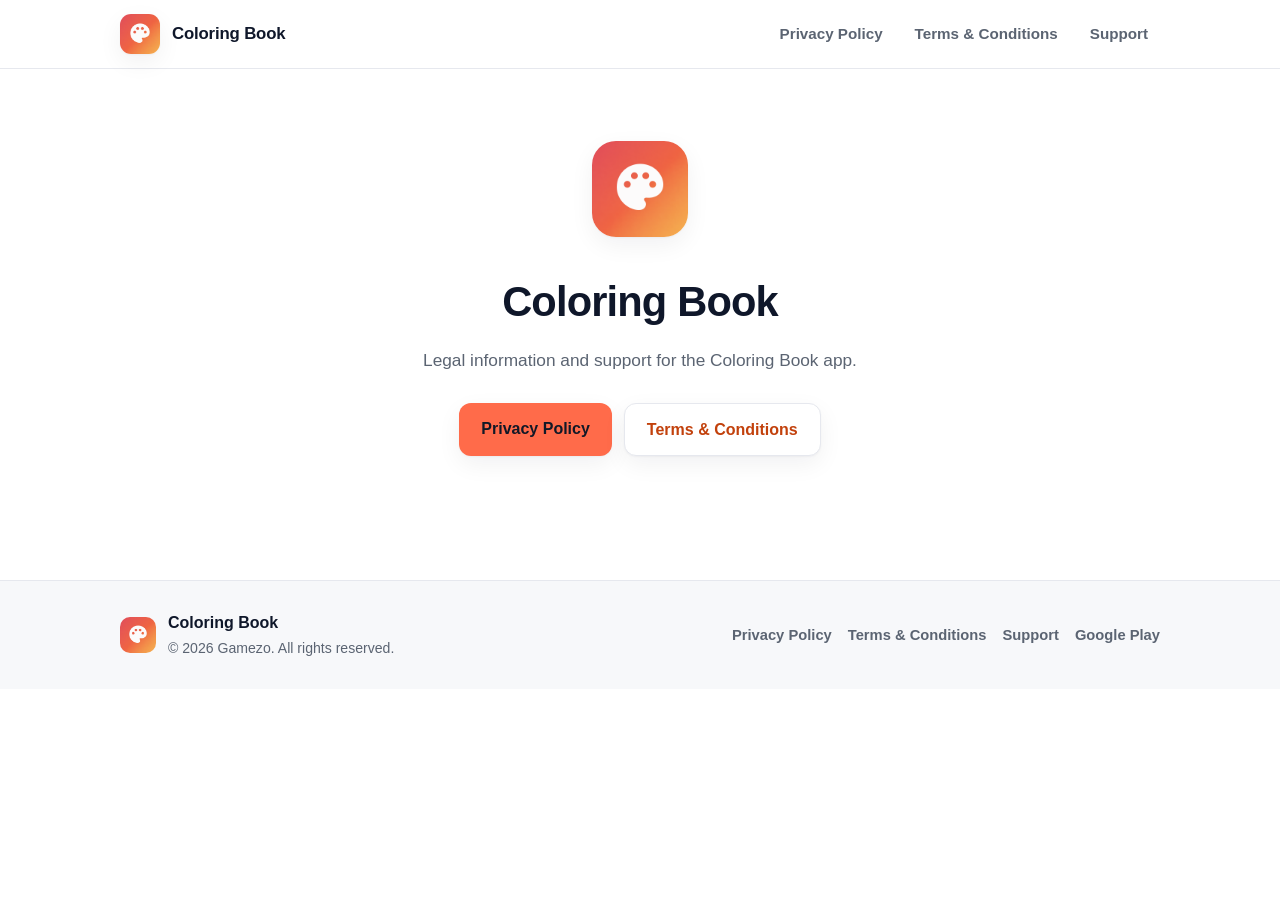
<file: index.html>
<!DOCTYPE html>
<html lang="en">
<head>
  <meta charset="utf-8">
  <meta name="viewport" content="width=device-width, initial-scale=1">
  <title>Coloring Book &mdash; Legal &amp; Support</title>
  <meta name="description" content="Privacy Policy, Terms &amp; Conditions and support information for the Coloring Book app.">
  <meta name="robots" content="index, follow">
  <meta name="theme-color" content="#FF6B4A">
  <link rel="canonical" href="https://gamezosupport.github.io/coloringbooklegal/">
  <meta property="og:type" content="website">
  <meta property="og:site_name" content="Coloring Book">
  <meta property="og:title" content="Coloring Book &mdash; Legal &amp; Support">
  <meta property="og:description" content="Privacy Policy, Terms &amp; Conditions and support information for the Coloring Book app.">
  <meta property="og:url" content="https://gamezosupport.github.io/coloringbooklegal/">
  <meta property="og:image" content="https://gamezosupport.github.io/coloringbooklegal/assets/app_logo.png">
  <meta name="twitter:card" content="summary">
  <meta name="twitter:title" content="Coloring Book &mdash; Legal &amp; Support">
  <meta name="twitter:description" content="Privacy Policy, Terms &amp; Conditions and support information for the Coloring Book app.">
  <meta name="twitter:image" content="https://gamezosupport.github.io/coloringbooklegal/assets/app_logo.png">
  <script type="application/ld+json">
  {
    "@context": "https://schema.org",
    "@type": "SoftwareApplication",
    "name": "Coloring Book",
    "applicationCategory": "GameApplication",
    "operatingSystem": "Android, iOS",
    "url": "https://gamezosupport.github.io/coloringbooklegal/",
    "description": "Privacy Policy, Terms & Conditions and support information for the Coloring Book app.",
    "image": "https://gamezosupport.github.io/coloringbooklegal/assets/app_logo.png",
    "installUrl": "https://play.google.com/store/apps/details?id=com.gamezo.coloringbook"
  }
  </script>
  <link rel="icon" type="image/png" href="assets/app_logo.png">
  <link rel="apple-touch-icon" href="assets/app_logo.png">
  <link rel="stylesheet" href="assets/styles.css">
</head>
<body>
  <a class="skip-link" href="#main">Skip to content</a>
<header class="site-header">
  <div class="container header-inner">
    <a class="brand" href="" aria-label="Coloring Book home">
      <img class="brand-logo" src="assets/app_logo.png" width="40" height="40" alt="Coloring Book logo">
      <span class="brand-name">Coloring Book</span>
    </a>
    <nav class="site-nav" aria-label="Primary">
      <a href="privacy-policy/">Privacy Policy</a>
      <a href="terms-and-conditions/">Terms &amp; Conditions</a>
      <a href="mailto:gamezosupport@gmail.com">Support</a>
    </nav>
  </div>
</header>
  <main id="main" class="container">
    <section class="hero">
      <img class="hero-logo" src="assets/app_logo.png" width="96" height="96" alt="Coloring Book logo">
      <h1>Coloring Book</h1>
      <p class="lede">Legal information and support for the Coloring Book app.</p>
      <div class="hero-actions">
        <a class="btn" href="privacy-policy/">Privacy Policy</a>
        <a class="btn btn-ghost" href="terms-and-conditions/">Terms &amp; Conditions</a>
      </div>
    </section>
  </main>
<footer class="site-footer">
  <div class="container footer-inner">
    <div class="footer-brand">
      <img class="footer-logo" src="assets/app_logo.png" width="36" height="36" alt="Coloring Book logo">
      <div>
        <div class="footer-app">Coloring Book</div>
        <div class="footer-copy">&copy; 2026 Gamezo. All rights reserved.</div>
      </div>
    </div>
    <nav class="footer-nav" aria-label="Footer">
      <a href="privacy-policy/">Privacy Policy</a>
      <a href="terms-and-conditions/">Terms &amp; Conditions</a>
      <a href="mailto:gamezosupport@gmail.com">Support</a>
      <a href="https://play.google.com/store/apps/details?id=com.gamezo.coloringbook" rel="noopener">Google Play</a>
    </nav>
  </div>
</footer>
</body>
</html>
</file>
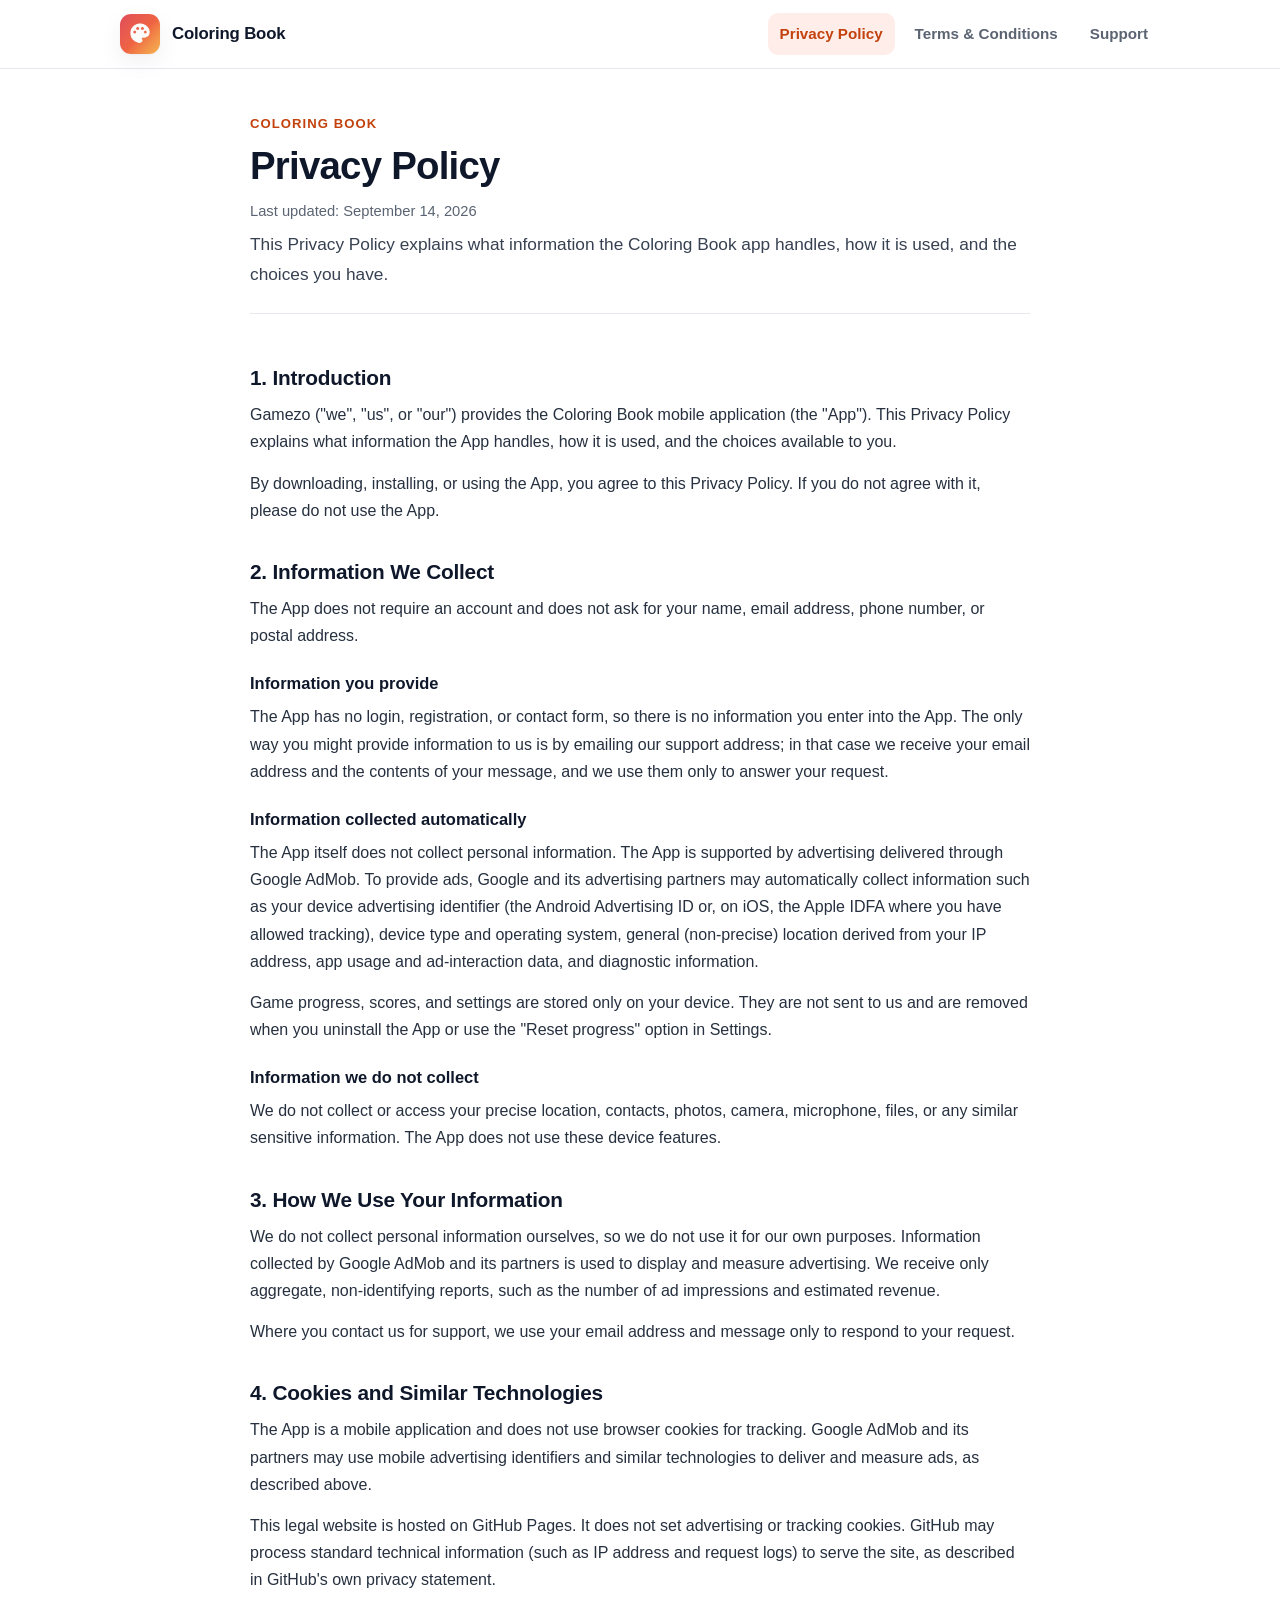
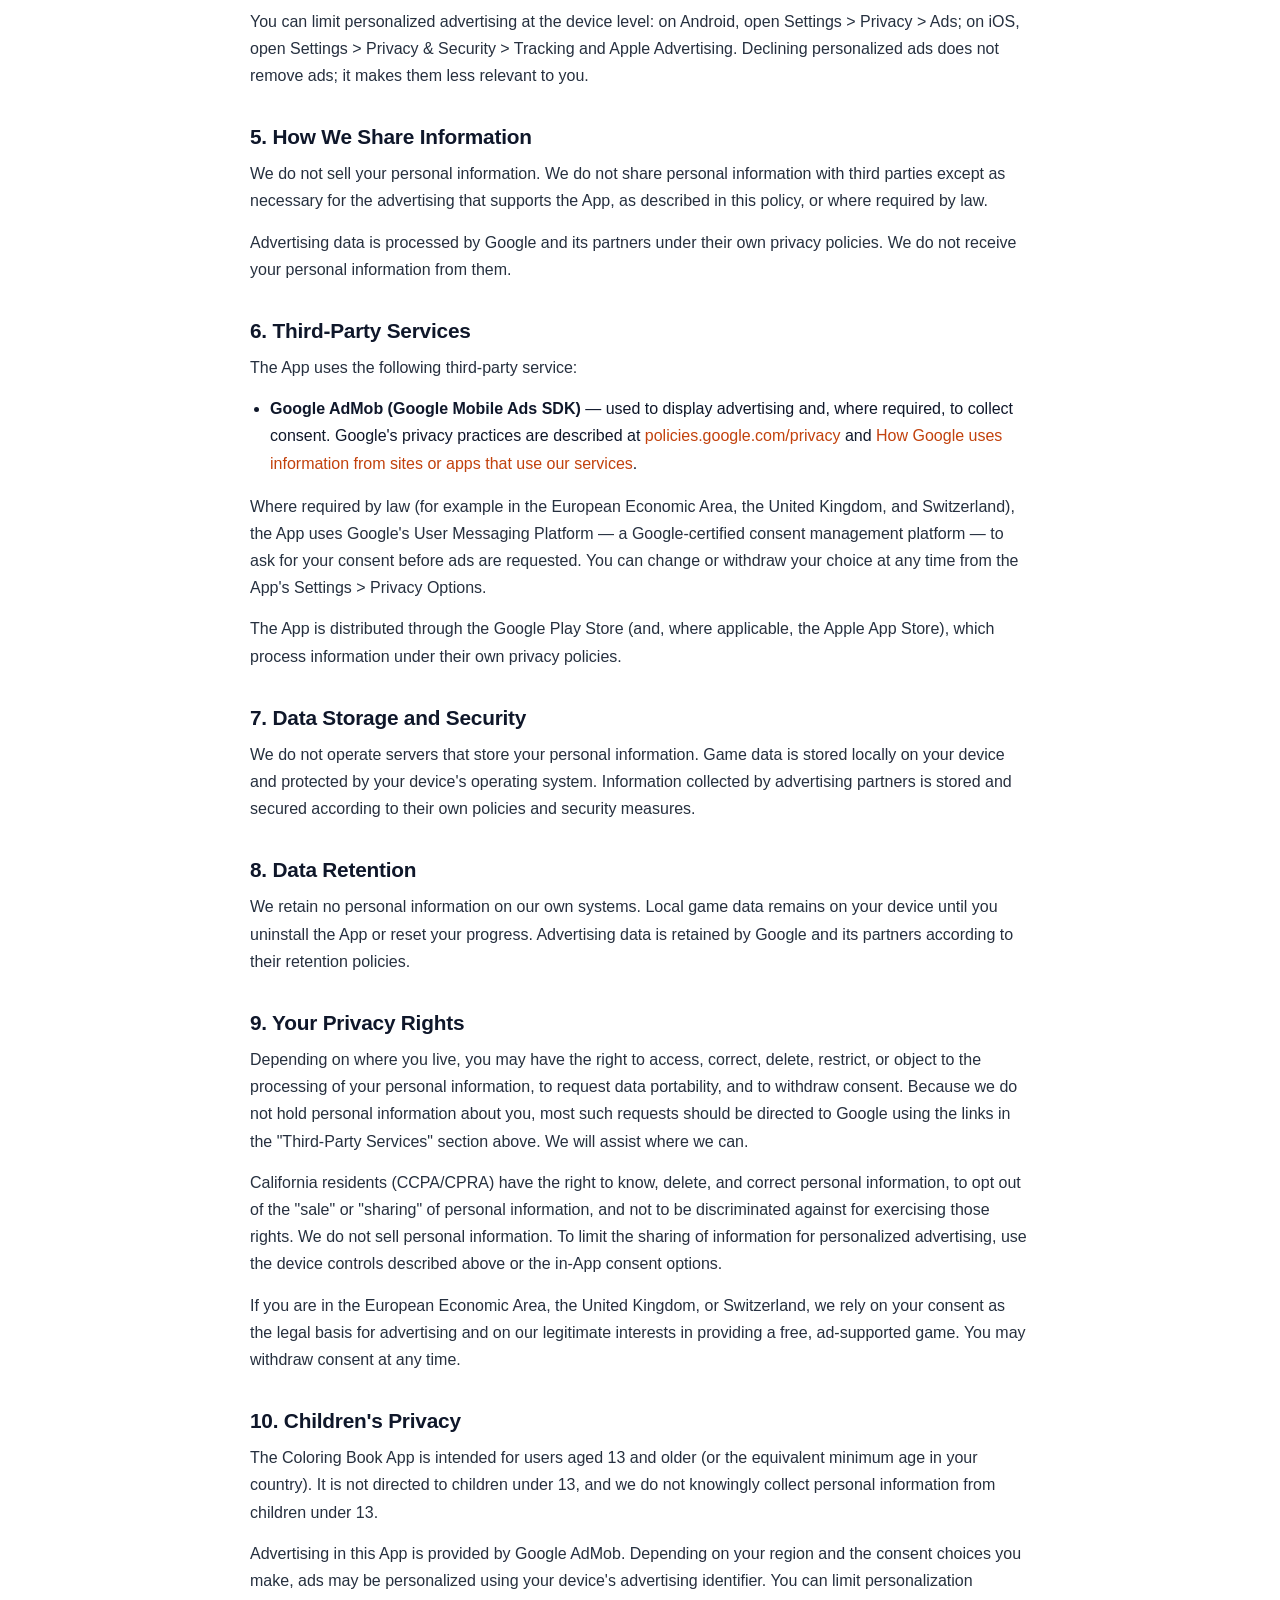
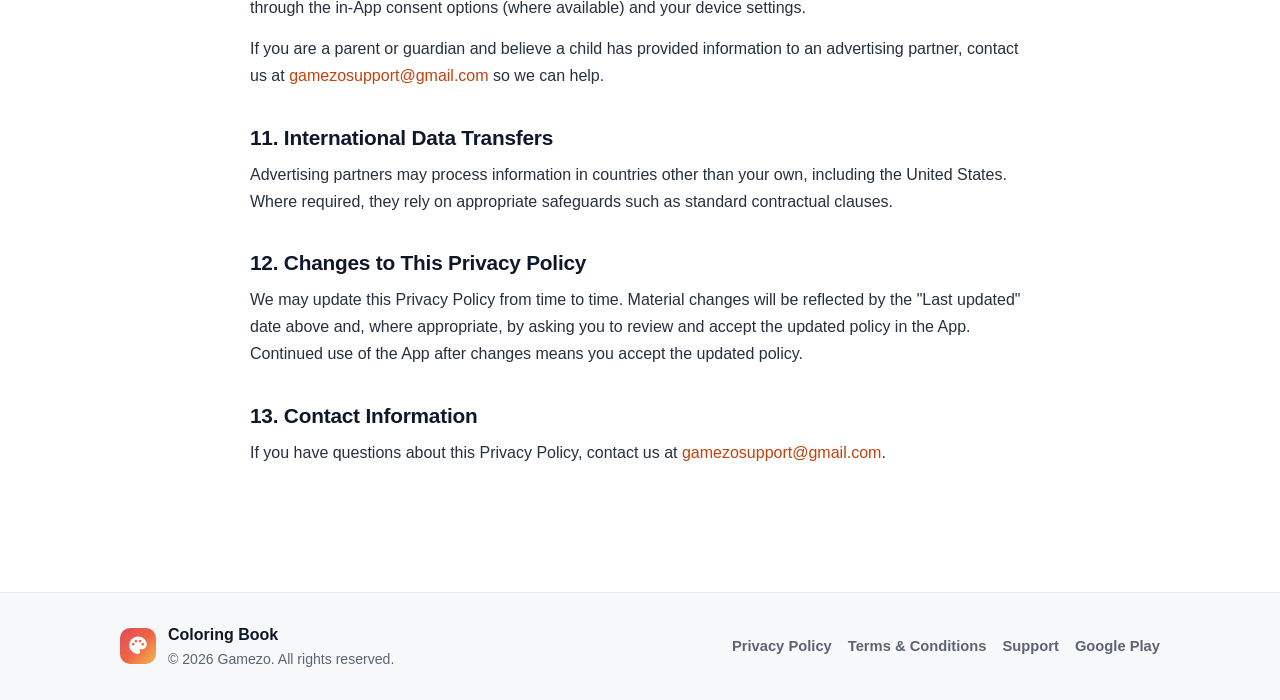
<file: privacy-policy/index.html>
<!DOCTYPE html>
<html lang="en">
<head>
  <meta charset="utf-8">
  <meta name="viewport" content="width=device-width, initial-scale=1">
  <title>Coloring Book Privacy Policy</title>
  <meta name="description" content="How Coloring Book handles information, including advertising and your privacy choices.">
  <meta name="robots" content="index, follow">
  <meta name="theme-color" content="#FF6B4A">
  <link rel="canonical" href="https://gamezosupport.github.io/coloringbooklegal/privacy-policy/">
  <meta property="og:type" content="website">
  <meta property="og:site_name" content="Coloring Book">
  <meta property="og:title" content="Coloring Book Privacy Policy">
  <meta property="og:description" content="How Coloring Book handles information, including advertising and your privacy choices.">
  <meta property="og:url" content="https://gamezosupport.github.io/coloringbooklegal/privacy-policy/">
  <meta property="og:image" content="https://gamezosupport.github.io/coloringbooklegal/assets/app_logo.png">
  <meta name="twitter:card" content="summary">
  <link rel="icon" type="image/png" href="../assets/app_logo.png">
  <link rel="apple-touch-icon" href="../assets/app_logo.png">
  <link rel="stylesheet" href="../assets/styles.css">
</head>
<body>
  <a class="skip-link" href="#main">Skip to content</a>
<header class="site-header">
  <div class="container header-inner">
    <a class="brand" href="../" aria-label="Coloring Book home">
      <img class="brand-logo" src="../assets/app_logo.png" width="40" height="40" alt="Coloring Book logo">
      <span class="brand-name">Coloring Book</span>
    </a>
    <nav class="site-nav" aria-label="Primary">
      <a href="../privacy-policy/" class="is-active" aria-current="page">Privacy Policy</a>
      <a href="../terms-and-conditions/">Terms &amp; Conditions</a>
      <a href="mailto:gamezosupport@gmail.com">Support</a>
    </nav>
  </div>
</header>
  <main id="main" class="container">
    <article class="doc">
      <header class="doc-head">
        <p class="eyebrow">Coloring Book</p>
        <h1>Privacy Policy</h1>
        <p class="updated">Last updated: September 14, 2026</p>
        <p class="lede">This Privacy Policy explains what information the Coloring Book app handles, how it is used, and the choices you have.</p>
      </header>
      <div class="prose">
        <section class="section" aria-labelledby="introduction">
          <h2 id="introduction">1. Introduction</h2>
          <p>Gamezo ("we", "us", or "our") provides the Coloring Book mobile application (the "App"). This Privacy Policy explains what information the App handles, how it is used, and the choices available to you.</p>
        <p>By downloading, installing, or using the App, you agree to this Privacy Policy. If you do not agree with it, please do not use the App.</p>
        </section>
        <section class="section" aria-labelledby="information-we-collect">
          <h2 id="information-we-collect">2. Information We Collect</h2>
          <p>The App does not require an account and does not ask for your name, email address, phone number, or postal address.</p>
        <h3>Information you provide</h3>
        <p>The App has no login, registration, or contact form, so there is no information you enter into the App. The only way you might provide information to us is by emailing our support address; in that case we receive your email address and the contents of your message, and we use them only to answer your request.</p>
        <h3>Information collected automatically</h3>
        <p>The App itself does not collect personal information. The App is supported by advertising delivered through Google AdMob. To provide ads, Google and its advertising partners may automatically collect information such as your device advertising identifier (the Android Advertising ID or, on iOS, the Apple IDFA where you have allowed tracking), device type and operating system, general (non-precise) location derived from your IP address, app usage and ad-interaction data, and diagnostic information.</p>
        <p>Game progress, scores, and settings are stored only on your device. They are not sent to us and are removed when you uninstall the App or use the "Reset progress" option in Settings.</p>
        <h3>Information we do not collect</h3>
        <p>We do not collect or access your precise location, contacts, photos, camera, microphone, files, or any similar sensitive information. The App does not use these device features.</p>
        </section>
        <section class="section" aria-labelledby="how-we-use">
          <h2 id="how-we-use">3. How We Use Your Information</h2>
          <p>We do not collect personal information ourselves, so we do not use it for our own purposes. Information collected by Google AdMob and its partners is used to display and measure advertising. We receive only aggregate, non-identifying reports, such as the number of ad impressions and estimated revenue.</p>
        <p>Where you contact us for support, we use your email address and message only to respond to your request.</p>
        </section>
        <section class="section" aria-labelledby="cookies">
          <h2 id="cookies">4. Cookies and Similar Technologies</h2>
          <p>The App is a mobile application and does not use browser cookies for tracking. Google AdMob and its partners may use mobile advertising identifiers and similar technologies to deliver and measure ads, as described above.</p>
        <p>This legal website is hosted on GitHub Pages. It does not set advertising or tracking cookies. GitHub may process standard technical information (such as IP address and request logs) to serve the site, as described in GitHub's own privacy statement.</p>
        <p>You can limit personalized advertising at the device level: on Android, open Settings &gt; Privacy &gt; Ads; on iOS, open Settings &gt; Privacy &amp; Security &gt; Tracking and Apple Advertising. Declining personalized ads does not remove ads; it makes them less relevant to you.</p>
        </section>
        <section class="section" aria-labelledby="how-we-share">
          <h2 id="how-we-share">5. How We Share Information</h2>
          <p>We do not sell your personal information. We do not share personal information with third parties except as necessary for the advertising that supports the App, as described in this policy, or where required by law.</p>
        <p>Advertising data is processed by Google and its partners under their own privacy policies. We do not receive your personal information from them.</p>
        </section>
        <section class="section" aria-labelledby="third-parties">
          <h2 id="third-parties">6. Third-Party Services</h2>
          <p>The App uses the following third-party service:</p>
        <ul><li><strong>Google AdMob (Google Mobile Ads SDK)</strong> &mdash; used to display advertising and, where required, to collect consent. Google's privacy practices are described at <a href="https://policies.google.com/privacy">policies.google.com/privacy</a> and <a href="https://policies.google.com/technologies/partner-sites">How Google uses information from sites or apps that use our services</a>.</li></ul>
        <p>Where required by law (for example in the European Economic Area, the United Kingdom, and Switzerland), the App uses Google's User Messaging Platform &mdash; a Google-certified consent management platform &mdash; to ask for your consent before ads are requested. You can change or withdraw your choice at any time from the App's Settings &gt; Privacy Options.</p>
        <p>The App is distributed through the Google Play Store (and, where applicable, the Apple App Store), which process information under their own privacy policies.</p>
        </section>
        <section class="section" aria-labelledby="storage-security">
          <h2 id="storage-security">7. Data Storage and Security</h2>
          <p>We do not operate servers that store your personal information. Game data is stored locally on your device and protected by your device's operating system. Information collected by advertising partners is stored and secured according to their own policies and security measures.</p>
        </section>
        <section class="section" aria-labelledby="retention">
          <h2 id="retention">8. Data Retention</h2>
          <p>We retain no personal information on our own systems. Local game data remains on your device until you uninstall the App or reset your progress. Advertising data is retained by Google and its partners according to their retention policies.</p>
        </section>
        <section class="section" aria-labelledby="rights">
          <h2 id="rights">9. Your Privacy Rights</h2>
          <p>Depending on where you live, you may have the right to access, correct, delete, restrict, or object to the processing of your personal information, to request data portability, and to withdraw consent. Because we do not hold personal information about you, most such requests should be directed to Google using the links in the "Third-Party Services" section above. We will assist where we can.</p>
        <p>California residents (CCPA/CPRA) have the right to know, delete, and correct personal information, to opt out of the "sale" or "sharing" of personal information, and not to be discriminated against for exercising those rights. We do not sell personal information. To limit the sharing of information for personalized advertising, use the device controls described above or the in-App consent options.</p>
        <p>If you are in the European Economic Area, the United Kingdom, or Switzerland, we rely on your consent as the legal basis for advertising and on our legitimate interests in providing a free, ad-supported game. You may withdraw consent at any time.</p>
        </section>
        <section class="section" aria-labelledby="children">
          <h2 id="children">10. Children's Privacy</h2>
          <p>The Coloring Book App is intended for users aged 13 and older (or the equivalent minimum age in your country). It is not directed to children under 13, and we do not knowingly collect personal information from children under 13.</p>
        <p>Advertising in this App is provided by Google AdMob. Depending on your region and the consent choices you make, ads may be personalized using your device's advertising identifier. You can limit personalization through the in-App consent options (where available) and your device settings.</p>
        <p>If you are a parent or guardian and believe a child has provided information to an advertising partner, contact us at <a href="mailto:gamezosupport@gmail.com">gamezosupport@gmail.com</a> so we can help.</p>
        </section>
        <section class="section" aria-labelledby="international">
          <h2 id="international">11. International Data Transfers</h2>
          <p>Advertising partners may process information in countries other than your own, including the United States. Where required, they rely on appropriate safeguards such as standard contractual clauses.</p>
        </section>
        <section class="section" aria-labelledby="changes">
          <h2 id="changes">12. Changes to This Privacy Policy</h2>
          <p>We may update this Privacy Policy from time to time. Material changes will be reflected by the "Last updated" date above and, where appropriate, by asking you to review and accept the updated policy in the App. Continued use of the App after changes means you accept the updated policy.</p>
        </section>
        <section class="section" aria-labelledby="contact">
          <h2 id="contact">13. Contact Information</h2>
          <p>If you have questions about this Privacy Policy, contact us at <a href="mailto:gamezosupport@gmail.com">gamezosupport@gmail.com</a>.</p>
        </section>
      </div>
    </article>
  </main>
<footer class="site-footer">
  <div class="container footer-inner">
    <div class="footer-brand">
      <img class="footer-logo" src="../assets/app_logo.png" width="36" height="36" alt="Coloring Book logo">
      <div>
        <div class="footer-app">Coloring Book</div>
        <div class="footer-copy">&copy; 2026 Gamezo. All rights reserved.</div>
      </div>
    </div>
    <nav class="footer-nav" aria-label="Footer">
      <a href="../privacy-policy/">Privacy Policy</a>
      <a href="../terms-and-conditions/">Terms &amp; Conditions</a>
      <a href="mailto:gamezosupport@gmail.com">Support</a>
      <a href="https://play.google.com/store/apps/details?id=com.gamezo.coloringbook" rel="noopener">Google Play</a>
    </nav>
  </div>
</footer>
</body>
</html>
</file>
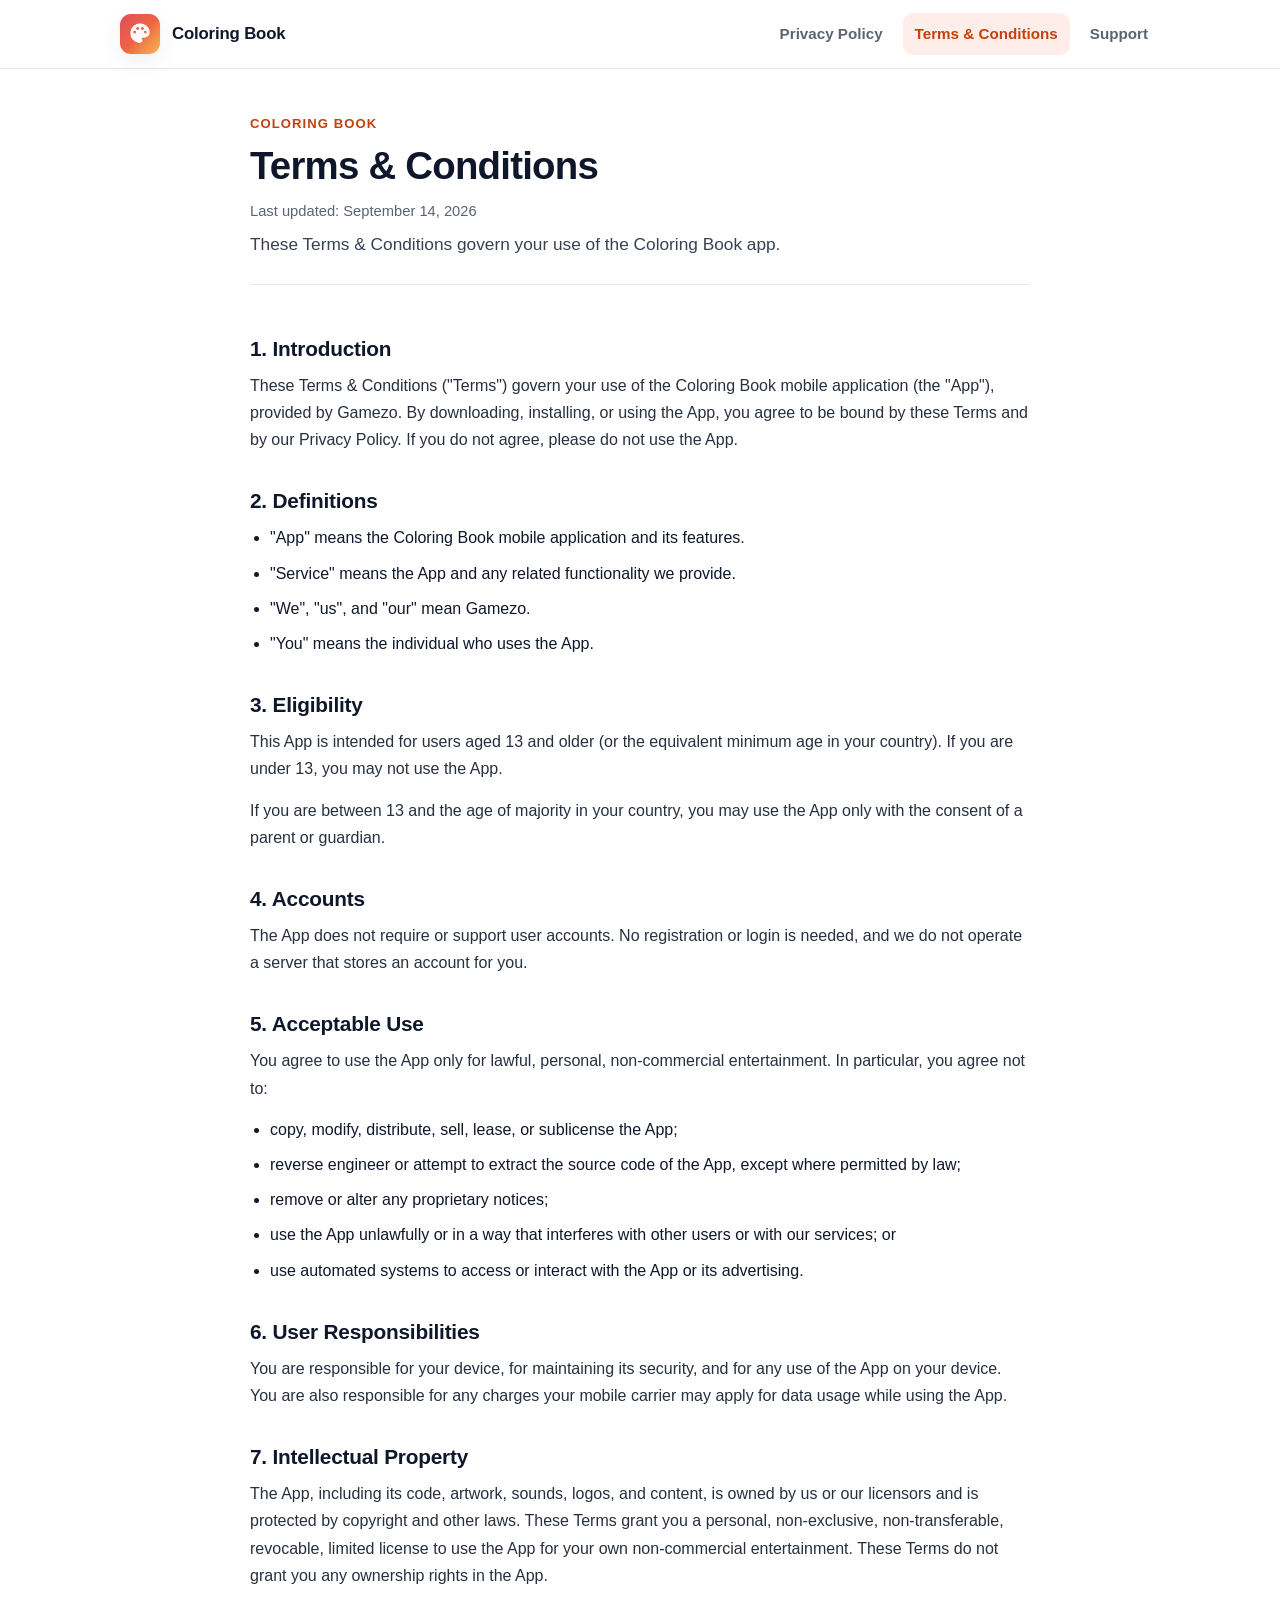
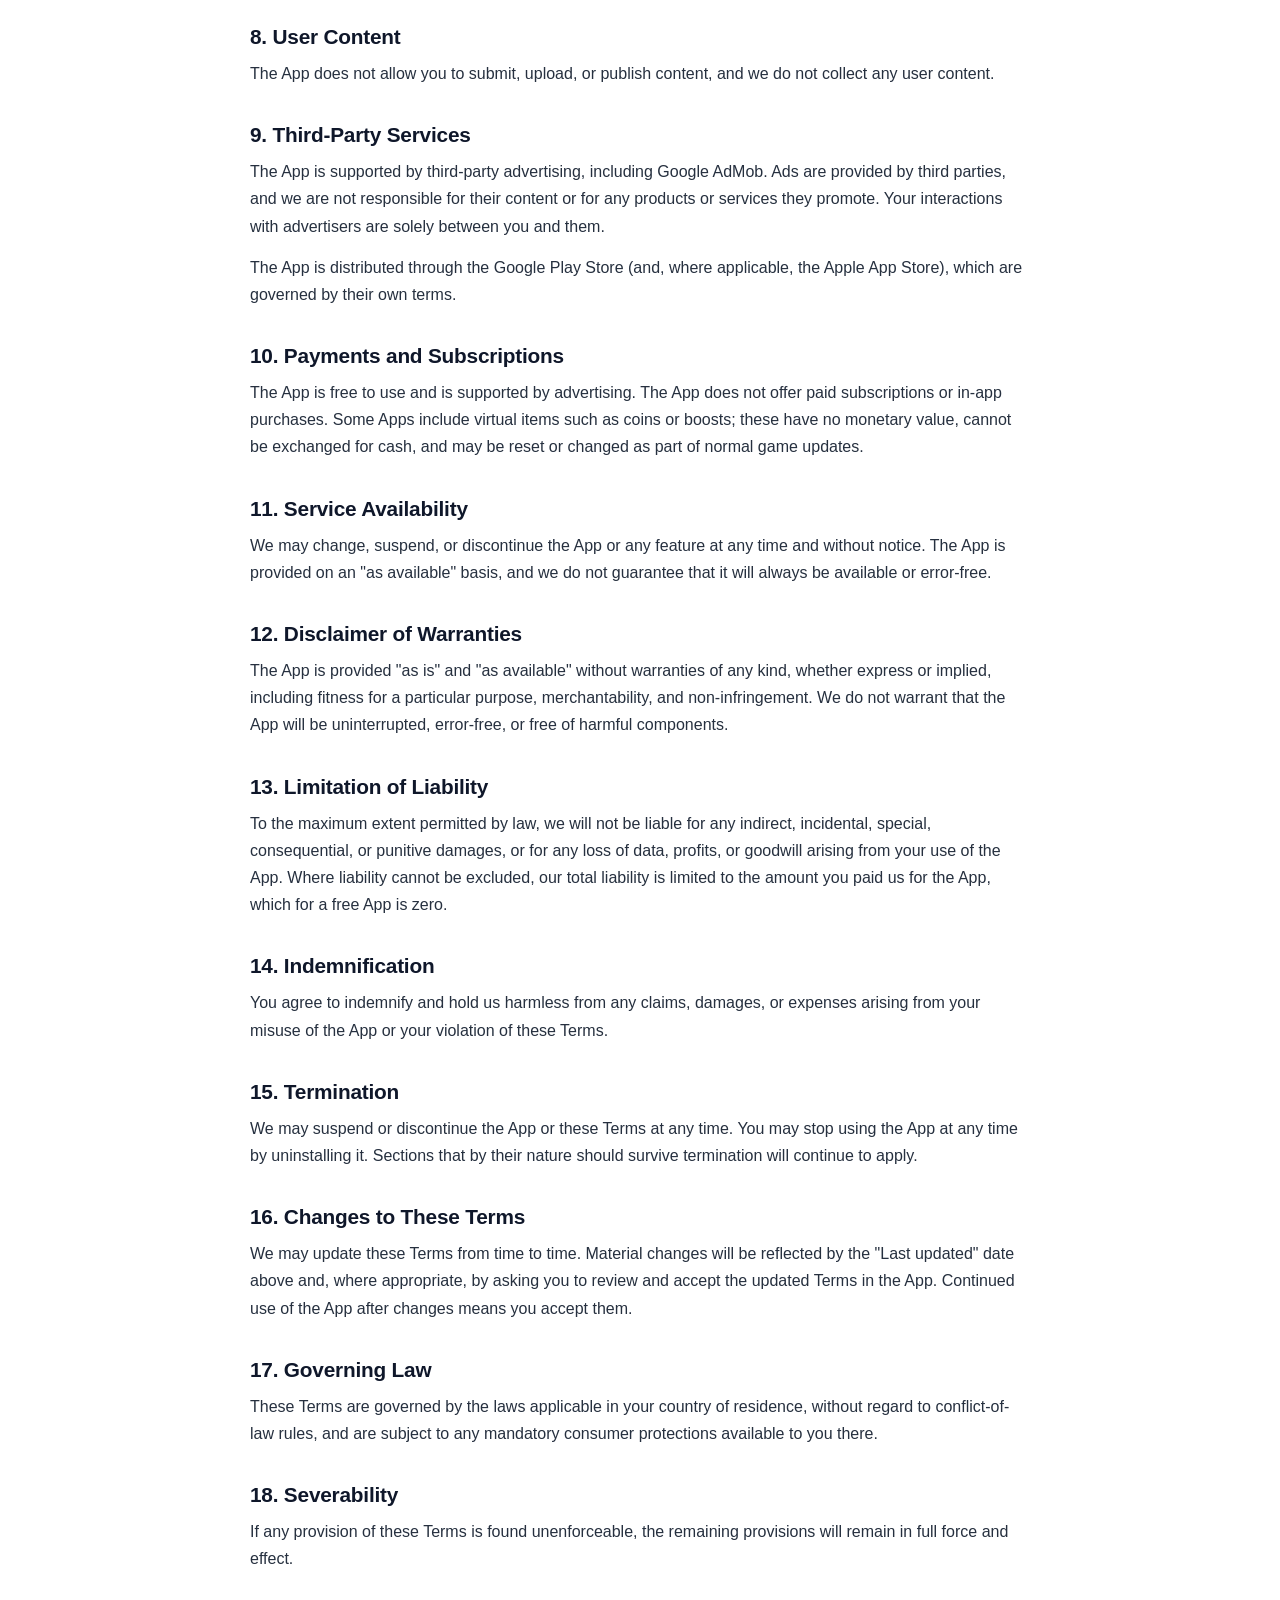
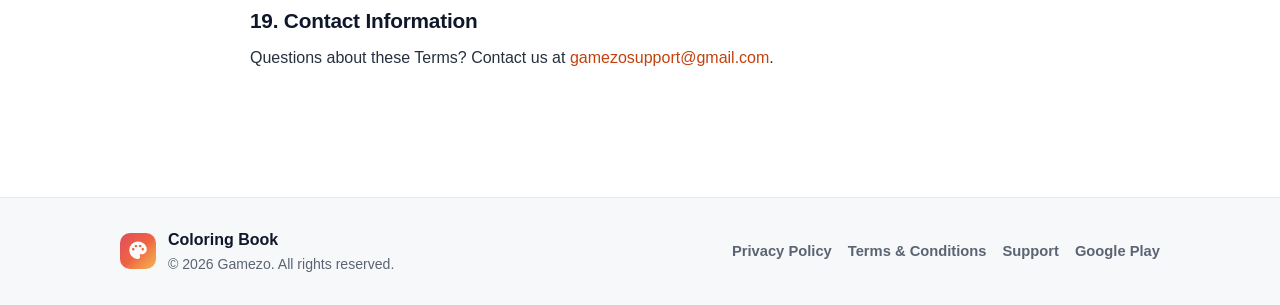
<file: terms-and-conditions/index.html>
<!DOCTYPE html>
<html lang="en">
<head>
  <meta charset="utf-8">
  <meta name="viewport" content="width=device-width, initial-scale=1">
  <title>Coloring Book Terms &amp; Conditions</title>
  <meta name="description" content="The terms and conditions that govern your use of the Coloring Book app.">
  <meta name="robots" content="index, follow">
  <meta name="theme-color" content="#FF6B4A">
  <link rel="canonical" href="https://gamezosupport.github.io/coloringbooklegal/terms-and-conditions/">
  <meta property="og:type" content="website">
  <meta property="og:site_name" content="Coloring Book">
  <meta property="og:title" content="Coloring Book Terms &amp; Conditions">
  <meta property="og:description" content="The terms and conditions that govern your use of the Coloring Book app.">
  <meta property="og:url" content="https://gamezosupport.github.io/coloringbooklegal/terms-and-conditions/">
  <meta property="og:image" content="https://gamezosupport.github.io/coloringbooklegal/assets/app_logo.png">
  <meta name="twitter:card" content="summary">
  <link rel="icon" type="image/png" href="../assets/app_logo.png">
  <link rel="apple-touch-icon" href="../assets/app_logo.png">
  <link rel="stylesheet" href="../assets/styles.css">
</head>
<body>
  <a class="skip-link" href="#main">Skip to content</a>
<header class="site-header">
  <div class="container header-inner">
    <a class="brand" href="../" aria-label="Coloring Book home">
      <img class="brand-logo" src="../assets/app_logo.png" width="40" height="40" alt="Coloring Book logo">
      <span class="brand-name">Coloring Book</span>
    </a>
    <nav class="site-nav" aria-label="Primary">
      <a href="../privacy-policy/">Privacy Policy</a>
      <a href="../terms-and-conditions/" class="is-active" aria-current="page">Terms &amp; Conditions</a>
      <a href="mailto:gamezosupport@gmail.com">Support</a>
    </nav>
  </div>
</header>
  <main id="main" class="container">
    <article class="doc">
      <header class="doc-head">
        <p class="eyebrow">Coloring Book</p>
        <h1>Terms &amp; Conditions</h1>
        <p class="updated">Last updated: September 14, 2026</p>
        <p class="lede">These Terms &amp; Conditions govern your use of the Coloring Book app.</p>
      </header>
      <div class="prose">
        <section class="section" aria-labelledby="introduction">
          <h2 id="introduction">1. Introduction</h2>
          <p>These Terms &amp; Conditions ("Terms") govern your use of the Coloring Book mobile application (the "App"), provided by Gamezo. By downloading, installing, or using the App, you agree to be bound by these Terms and by our Privacy Policy. If you do not agree, please do not use the App.</p>
        </section>
        <section class="section" aria-labelledby="definitions">
          <h2 id="definitions">2. Definitions</h2>
          <ul><li>"App" means the Coloring Book mobile application and its features.</li><li>"Service" means the App and any related functionality we provide.</li><li>"We", "us", and "our" mean Gamezo.</li><li>"You" means the individual who uses the App.</li></ul>
        </section>
        <section class="section" aria-labelledby="eligibility">
          <h2 id="eligibility">3. Eligibility</h2>
          <p>This App is intended for users aged 13 and older (or the equivalent minimum age in your country). If you are under 13, you may not use the App.</p>
        <p>If you are between 13 and the age of majority in your country, you may use the App only with the consent of a parent or guardian.</p>
        </section>
        <section class="section" aria-labelledby="accounts">
          <h2 id="accounts">4. Accounts</h2>
          <p>The App does not require or support user accounts. No registration or login is needed, and we do not operate a server that stores an account for you.</p>
        </section>
        <section class="section" aria-labelledby="acceptable-use">
          <h2 id="acceptable-use">5. Acceptable Use</h2>
          <p>You agree to use the App only for lawful, personal, non-commercial entertainment. In particular, you agree not to:</p>
        <ul><li>copy, modify, distribute, sell, lease, or sublicense the App;</li><li>reverse engineer or attempt to extract the source code of the App, except where permitted by law;</li><li>remove or alter any proprietary notices;</li><li>use the App unlawfully or in a way that interferes with other users or with our services; or</li><li>use automated systems to access or interact with the App or its advertising.</li></ul>
        </section>
        <section class="section" aria-labelledby="responsibilities">
          <h2 id="responsibilities">6. User Responsibilities</h2>
          <p>You are responsible for your device, for maintaining its security, and for any use of the App on your device. You are also responsible for any charges your mobile carrier may apply for data usage while using the App.</p>
        </section>
        <section class="section" aria-labelledby="ip">
          <h2 id="ip">7. Intellectual Property</h2>
          <p>The App, including its code, artwork, sounds, logos, and content, is owned by us or our licensors and is protected by copyright and other laws. These Terms grant you a personal, non-exclusive, non-transferable, revocable, limited license to use the App for your own non-commercial entertainment. These Terms do not grant you any ownership rights in the App.</p>
        </section>
        <section class="section" aria-labelledby="user-content">
          <h2 id="user-content">8. User Content</h2>
          <p>The App does not allow you to submit, upload, or publish content, and we do not collect any user content.</p>
        </section>
        <section class="section" aria-labelledby="third-parties">
          <h2 id="third-parties">9. Third-Party Services</h2>
          <p>The App is supported by third-party advertising, including Google AdMob. Ads are provided by third parties, and we are not responsible for their content or for any products or services they promote. Your interactions with advertisers are solely between you and them.</p>
        <p>The App is distributed through the Google Play Store (and, where applicable, the Apple App Store), which are governed by their own terms.</p>
        </section>
        <section class="section" aria-labelledby="payments">
          <h2 id="payments">10. Payments and Subscriptions</h2>
          <p>The App is free to use and is supported by advertising. The App does not offer paid subscriptions or in-app purchases. Some Apps include virtual items such as coins or boosts; these have no monetary value, cannot be exchanged for cash, and may be reset or changed as part of normal game updates.</p>
        </section>
        <section class="section" aria-labelledby="availability">
          <h2 id="availability">11. Service Availability</h2>
          <p>We may change, suspend, or discontinue the App or any feature at any time and without notice. The App is provided on an "as available" basis, and we do not guarantee that it will always be available or error-free.</p>
        </section>
        <section class="section" aria-labelledby="disclaimer">
          <h2 id="disclaimer">12. Disclaimer of Warranties</h2>
          <p>The App is provided "as is" and "as available" without warranties of any kind, whether express or implied, including fitness for a particular purpose, merchantability, and non-infringement. We do not warrant that the App will be uninterrupted, error-free, or free of harmful components.</p>
        </section>
        <section class="section" aria-labelledby="liability">
          <h2 id="liability">13. Limitation of Liability</h2>
          <p>To the maximum extent permitted by law, we will not be liable for any indirect, incidental, special, consequential, or punitive damages, or for any loss of data, profits, or goodwill arising from your use of the App. Where liability cannot be excluded, our total liability is limited to the amount you paid us for the App, which for a free App is zero.</p>
        </section>
        <section class="section" aria-labelledby="indemnification">
          <h2 id="indemnification">14. Indemnification</h2>
          <p>You agree to indemnify and hold us harmless from any claims, damages, or expenses arising from your misuse of the App or your violation of these Terms.</p>
        </section>
        <section class="section" aria-labelledby="termination">
          <h2 id="termination">15. Termination</h2>
          <p>We may suspend or discontinue the App or these Terms at any time. You may stop using the App at any time by uninstalling it. Sections that by their nature should survive termination will continue to apply.</p>
        </section>
        <section class="section" aria-labelledby="changes">
          <h2 id="changes">16. Changes to These Terms</h2>
          <p>We may update these Terms from time to time. Material changes will be reflected by the "Last updated" date above and, where appropriate, by asking you to review and accept the updated Terms in the App. Continued use of the App after changes means you accept them.</p>
        </section>
        <section class="section" aria-labelledby="governing-law">
          <h2 id="governing-law">17. Governing Law</h2>
          <p>These Terms are governed by the laws applicable in your country of residence, without regard to conflict-of-law rules, and are subject to any mandatory consumer protections available to you there.</p>
        </section>
        <section class="section" aria-labelledby="severability">
          <h2 id="severability">18. Severability</h2>
          <p>If any provision of these Terms is found unenforceable, the remaining provisions will remain in full force and effect.</p>
        </section>
        <section class="section" aria-labelledby="contact">
          <h2 id="contact">19. Contact Information</h2>
          <p>Questions about these Terms? Contact us at <a href="mailto:gamezosupport@gmail.com">gamezosupport@gmail.com</a>.</p>
        </section>
      </div>
    </article>
  </main>
<footer class="site-footer">
  <div class="container footer-inner">
    <div class="footer-brand">
      <img class="footer-logo" src="../assets/app_logo.png" width="36" height="36" alt="Coloring Book logo">
      <div>
        <div class="footer-app">Coloring Book</div>
        <div class="footer-copy">&copy; 2026 Gamezo. All rights reserved.</div>
      </div>
    </div>
    <nav class="footer-nav" aria-label="Footer">
      <a href="../privacy-policy/">Privacy Policy</a>
      <a href="../terms-and-conditions/">Terms &amp; Conditions</a>
      <a href="mailto:gamezosupport@gmail.com">Support</a>
      <a href="https://play.google.com/store/apps/details?id=com.gamezo.coloringbook" rel="noopener">Google Play</a>
    </nav>
  </div>
</footer>
</body>
</html>
</file>
<file: assets/styles.css>
:root {
  --accent: #FF6B4A;
  --accent-ink: #C2410C;
  --accent-button-ink: #111827;
  --bg: #ffffff;
  --bg-soft: #f7f8fa;
  --text: #0f172a;
  --muted: #5b6472;
  --border: #e6e8ee;
  --card: #ffffff;
  --radius: 16px;
  --maxw: 1080px;
  --readw: 780px;
  --shadow: 0 1px 2px rgba(15, 23, 42, .04), 0 8px 24px rgba(15, 23, 42, .06);
}

* { box-sizing: border-box; }

html { scroll-behavior: smooth; -webkit-text-size-adjust: 100%; }

body {
  margin: 0;
  font-family: ui-sans-serif, -apple-system, BlinkMacSystemFont, "Segoe UI",
    Roboto, Helvetica, Arial, "Apple Color Emoji", "Segoe UI Emoji", sans-serif;
  color: var(--text);
  background: var(--bg);
  line-height: 1.7;
  -webkit-font-smoothing: antialiased;
  text-rendering: optimizeLegibility;
}

a { color: var(--accent-ink); text-decoration: none; }
a:hover { text-decoration: underline; }

:focus-visible {
  outline: 3px solid var(--text);
  outline-offset: 2px;
  border-radius: 6px;
}

.skip-link {
  position: absolute;
  left: -9999px;
  top: 0;
  background: var(--text);
  color: #fff;
  padding: 10px 16px;
  border-radius: 0 0 10px 0;
  z-index: 100;
}
.skip-link:focus { left: 0; }

.container {
  width: 100%;
  max-width: var(--maxw);
  margin: 0 auto;
  padding: 0 20px;
}

/* ---------- Header ---------- */
.site-header {
  position: sticky;
  top: 0;
  z-index: 20;
  background: rgba(255, 255, 255, .88);
  backdrop-filter: saturate(180%) blur(10px);
  border-bottom: 1px solid var(--border);
}
.header-inner {
  display: flex;
  align-items: center;
  justify-content: space-between;
  gap: 12px 20px;
  flex-wrap: wrap;
  min-height: 68px;
  padding-top: 10px;
  padding-bottom: 10px;
}
.brand {
  display: inline-flex;
  align-items: center;
  gap: 12px;
  color: var(--text);
  font-weight: 800;
  font-size: 1.05rem;
  letter-spacing: -.01em;
}
.brand:hover { text-decoration: none; }
.brand-logo {
  width: 40px;
  height: 40px;
  border-radius: 11px;
  display: block;
  box-shadow: var(--shadow);
}
.site-nav {
  display: flex;
  align-items: center;
  gap: 4px 8px;
  flex-wrap: wrap;
}
.site-nav a {
  display: inline-block;
  padding: 8px 12px;
  border-radius: 10px;
  color: var(--muted);
  font-weight: 600;
  font-size: .95rem;
}
.site-nav a:hover { background: var(--bg-soft); color: var(--text); text-decoration: none; }
.site-nav a.is-active { color: var(--accent-ink); background: color-mix(in srgb, var(--accent) 12%, white); }

/* ---------- Landing hero ---------- */
.hero {
  text-align: center;
  padding: 72px 0 84px;
  max-width: 640px;
  margin: 0 auto;
}
.hero-logo {
  width: 96px;
  height: 96px;
  border-radius: 24px;
  box-shadow: var(--shadow);
}
.hero h1 {
  font-size: clamp(1.9rem, 5vw, 2.6rem);
  margin: 22px 0 8px;
  letter-spacing: -.02em;
}
.hero .lede {
  color: var(--muted);
  font-size: 1.08rem;
  margin: 0 auto 28px;
  max-width: 34em;
}
.hero-actions {
  display: flex;
  gap: 12px;
  justify-content: center;
  flex-wrap: wrap;
}

/* ---------- Buttons ---------- */
.btn {
  display: inline-block;
  background: var(--accent);
  color: var(--accent-button-ink);
  font-weight: 700;
  padding: 12px 22px;
  border-radius: 12px;
  box-shadow: var(--shadow);
}
.btn:hover { text-decoration: none; filter: brightness(.96); }
.btn-ghost {
  background: #fff;
  color: var(--accent-ink);
  border: 1px solid var(--border);
}

/* ---------- Document ---------- */
.doc {
  max-width: var(--readw);
  margin: 0 auto;
  padding: 44px 0 72px;
}
.doc-head {
  padding-bottom: 24px;
  border-bottom: 1px solid var(--border);
  margin-bottom: 8px;
}
.eyebrow {
  margin: 0 0 8px;
  color: var(--accent-ink);
  font-weight: 700;
  font-size: .82rem;
  letter-spacing: .08em;
  text-transform: uppercase;
}
.doc h1 {
  font-size: clamp(1.8rem, 4.5vw, 2.4rem);
  line-height: 1.2;
  margin: 0 0 10px;
  letter-spacing: -.02em;
}
.updated {
  color: var(--muted);
  font-size: .92rem;
  margin: 0 0 6px;
}
.meta {
  color: var(--muted);
  font-size: .9rem;
  margin: 0 0 16px;
}
code {
  font-family: ui-monospace, SFMono-Regular, Menlo, Consolas, monospace;
  font-size: .88em;
  background: var(--bg-soft);
  border: 1px solid var(--border);
  border-radius: 6px;
  padding: 1px 6px;
  word-break: break-all;
}
.lede {
  font-size: 1.08rem;
  color: #374151;
  margin: 0;
}

.prose { padding-top: 8px; }
.section { margin-top: 34px; }
.section h2 {
  font-size: 1.3rem;
  line-height: 1.3;
  margin: 0 0 10px;
  letter-spacing: -.01em;
  scroll-margin-top: 90px;
}
.section h3 {
  font-size: 1.03rem;
  margin: 20px 0 6px;
}
.section p { margin: 0 0 14px; color: #26303f; }
.section ul { margin: 0 0 16px; padding-left: 1.25em; }
.section li { margin: 0 0 8px; }
.section strong { color: var(--text); }

/* ---------- Footer ---------- */
.site-footer {
  border-top: 1px solid var(--border);
  background: var(--bg-soft);
  margin-top: 40px;
}
.footer-inner {
  display: flex;
  align-items: center;
  justify-content: space-between;
  gap: 16px 24px;
  flex-wrap: wrap;
  padding-top: 28px;
  padding-bottom: 28px;
}
.footer-brand { display: flex; align-items: center; gap: 12px; }
.footer-logo { border-radius: 10px; display: block; }
.footer-app { font-weight: 800; }
.footer-copy { color: var(--muted); font-size: .88rem; }
.footer-pkg { color: var(--muted); font-size: .8rem; margin-top: 2px; }
.footer-nav { display: flex; gap: 6px 16px; flex-wrap: wrap; }
.footer-nav a { color: var(--muted); font-weight: 600; font-size: .92rem; }
.footer-nav a:hover { color: var(--accent-ink); }

@media (max-width: 640px) {
  .header-inner { min-height: 60px; }
  .brand-name { font-size: 1rem; }
  .doc { padding: 30px 0 56px; }
  .section { margin-top: 28px; }
  .hero { padding: 48px 0 56px; }
  .footer-inner { flex-direction: column; align-items: flex-start; }
}

@media (prefers-reduced-motion: reduce) {
  html { scroll-behavior: auto; }
}
</file>
